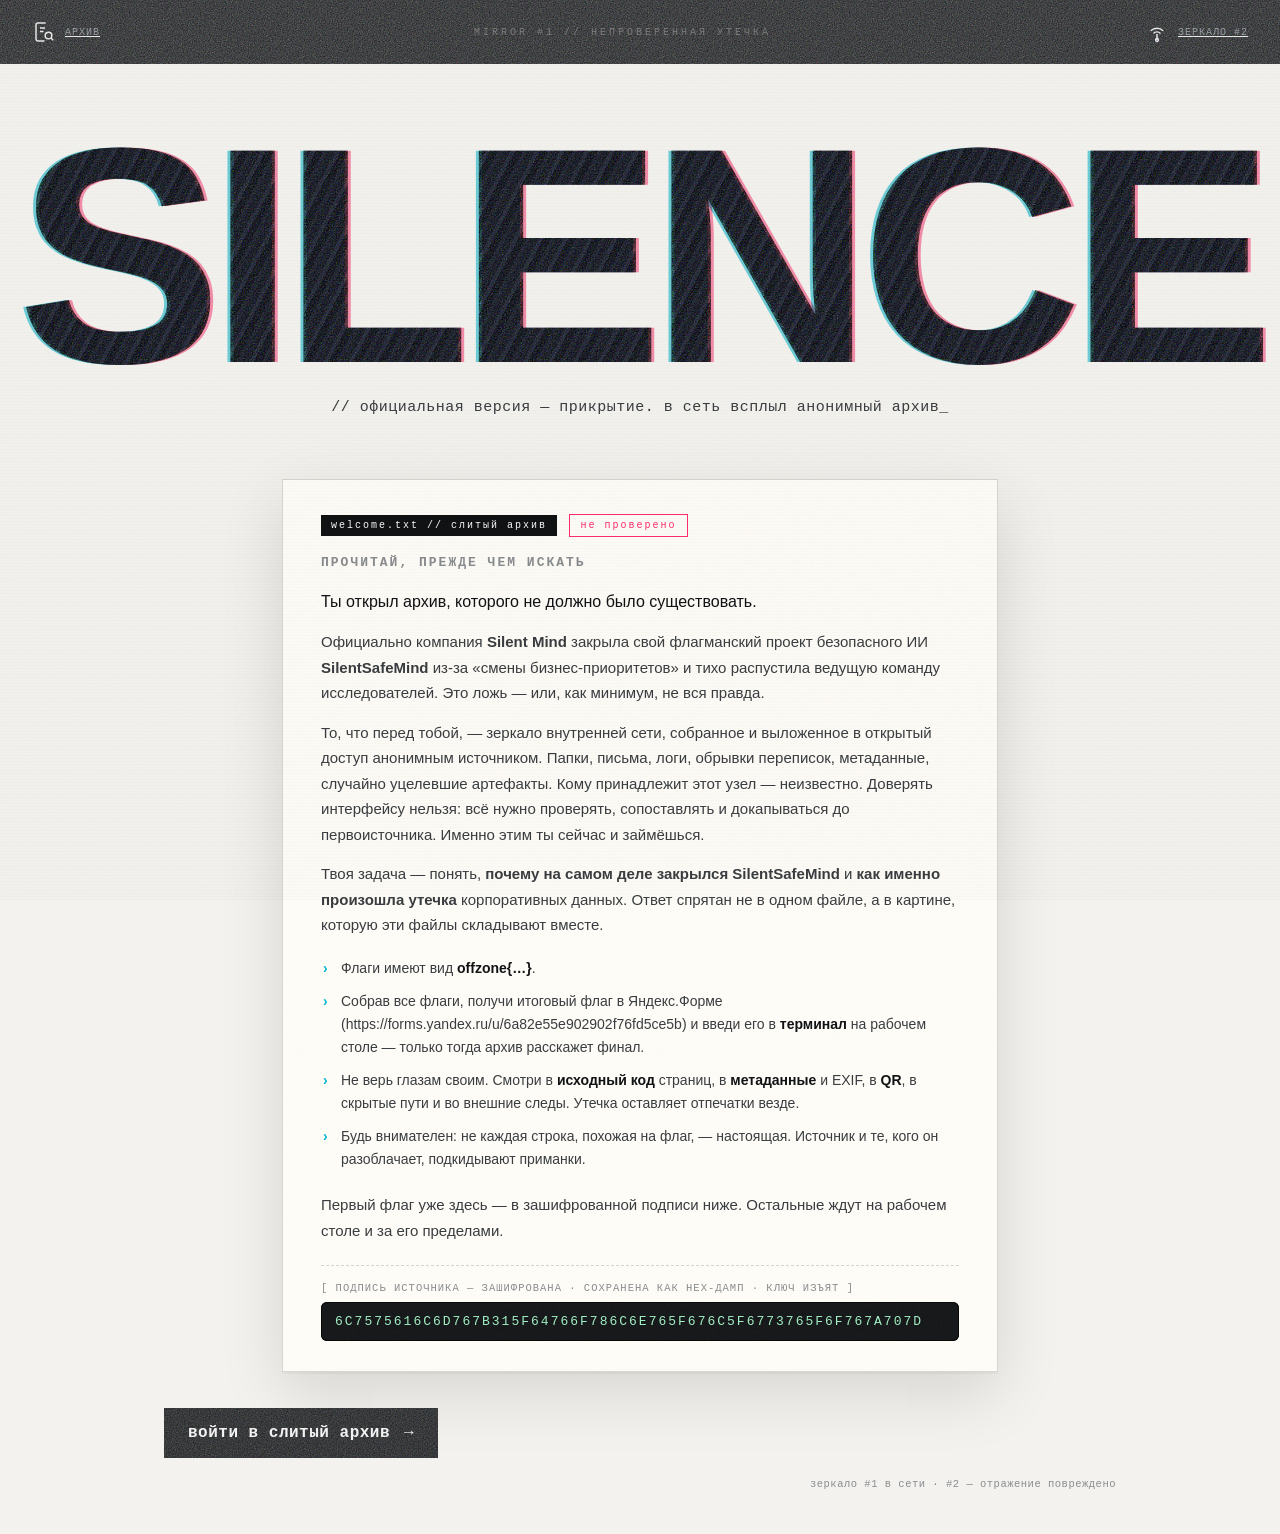
<file: index.html>
<!DOCTYPE html>
<html lang="ru">
<head>
<meta charset="UTF-8">
<meta name="viewport" content="width=device-width, initial-scale=1.0">
<meta name="generator" content="static-leak-mirror/0.3">
<meta name="source" content="anonymous">
<title>DEEPLEAK // анонимный архив</title>
<style>
  :root{
    --paper:#f3f2ee;--ink:#101214;--ink-soft:#3a3d40;--dim:#8a8d8f;--line:#d8d6cf;
    --bar:#16181a;--cyan:#00b8d4;--magenta:#ff2d6b;
    --mono:'IBM Plex Mono','SFMono-Regular',Consolas,'Courier New',monospace;
    --sans:'Inter','Helvetica Neue',Arial,sans-serif;
    --noise:url("data:image/svg+xml,%3Csvg xmlns='http://www.w3.org/2000/svg' width='180' height='180'%3E%3Cfilter id='n'%3E%3CfeTurbulence type='fractalNoise' baseFrequency='0.82' numOctaves='2' stitchTiles='stitch'/%3E%3C/filter%3E%3Crect width='100%25' height='100%25' filter='url(%23n)'/%3E%3C/svg%3E");
  }
  *{box-sizing:border-box;}
  html,body{margin:0;padding:0;background:var(--paper);color:var(--ink);
    font-family:var(--sans);-webkit-font-smoothing:antialiased;}
  body{min-height:100vh;overflow-x:hidden;}
  a{color:inherit;}
  #grain{position:fixed;inset:0;pointer-events:none;z-index:50;background:var(--noise);opacity:.06;mix-blend-mode:multiply;}
  #scan{position:fixed;inset:0;pointer-events:none;z-index:49;opacity:.5;
    background:repeating-linear-gradient(0deg,rgba(0,0,0,.025) 0 1px,transparent 1px 3px);}

  /* шапка с двумя кликабельными иконками-переходами */
  #topbar{position:relative;height:64px;background:var(--bar);display:flex;align-items:center;
    justify-content:space-between;padding:0 22px;overflow:hidden;}
  #topbar::before{content:"";position:absolute;inset:0;background:var(--noise);opacity:.5;mix-blend-mode:screen;}
  #topbar .ic{position:relative;z-index:2;color:#e9e9e9;display:flex;align-items:center;gap:9px;cursor:pointer;
    background:none;border:1px solid transparent;border-radius:8px;padding:6px 9px;font-family:var(--mono);
    font-size:10px;letter-spacing:1px;text-transform:uppercase;transition:transform .15s,border-color .15s,background .15s;}
  #topbar .ic:hover{transform:translateY(-1px);border-color:#3a3f44;background:rgba(255,255,255,.04);}
  #topbar .ic svg{width:24px;height:24px;display:block;flex:none;}
  #topbar .ic .lbl{color:#9aa0a6;}
  #topbar .ic:hover .lbl{color:#fff;}
  #topbar .mid{position:relative;z-index:2;font-family:var(--mono);font-size:10px;letter-spacing:3px;
    color:#7d7d7d;text-transform:uppercase;}


  #hero{position:relative;text-align:center;padding:7vh 0 2vh;overflow:hidden;}
  .glitch{position:relative;display:inline-block;font-weight:900;font-size:clamp(80px,24vw,360px);
    line-height:.84;letter-spacing:-.04em;white-space:nowrap;font-family:var(--sans);
    background:repeating-linear-gradient(118deg,#0c0c0c 0 7px,#2c2c2c 7px 11px,#000 11px 18px,#1a1a1a 18px 22px),var(--noise);
    background-size:auto,200px 200px;background-blend-mode:overlay;
    -webkit-background-clip:text;background-clip:text;-webkit-text-fill-color:transparent;color:transparent;
    animation:drift 9s ease-in-out infinite;}
  @keyframes drift{0%,100%{transform:translateX(-1.5%);}50%{transform:translateX(1.5%);}}
  .glitch::before,.glitch::after{content:attr(data-text);position:absolute;left:0;top:0;width:100%;
    -webkit-text-fill-color:initial;background:none;mix-blend-mode:multiply;clip-path:inset(0 0 0 0);}
  .glitch::before{color:var(--cyan);transform:translate(-3px,0);opacity:.55;animation:g1 3.4s infinite steps(2,end);}
  .glitch::after{color:var(--magenta);transform:translate(3px,0);opacity:.5;animation:g2 2.7s infinite steps(2,end);}
  @keyframes g1{0%,86%,100%{clip-path:inset(0 0 100% 0);transform:translate(-3px,0);}
    88%{clip-path:inset(12% 0 55% 0);transform:translate(-7px,1px);}92%{clip-path:inset(60% 0 8% 0);transform:translate(5px,-1px);}
    96%{clip-path:inset(30% 0 40% 0);transform:translate(-4px,0);}}
  @keyframes g2{0%,80%,100%{clip-path:inset(100% 0 0 0);transform:translate(3px,0);}
    82%{clip-path:inset(45% 0 25% 0);transform:translate(6px,-1px);}90%{clip-path:inset(8% 0 70% 0);transform:translate(-5px,1px);}
    95%{clip-path:inset(70% 0 5% 0);transform:translate(4px,0);}}
  .tagline{margin-top:14px;font-family:var(--mono);font-size:clamp(11px,1.4vw,15px);letter-spacing:.5px;color:var(--ink-soft);}
  .tagline .blink{animation:bk 1.1s steps(1) infinite;}
  @keyframes bk{50%{opacity:0;}}


  #manifest{max-width:760px;margin:5vh auto 2vh;padding:0 22px;}
  .sheet{position:relative;background:#fffdf8;border:1px solid var(--line);
    box-shadow:0 22px 60px rgba(0,0,0,.12),0 2px 0 rgba(0,0,0,.04);padding:34px 38px 30px;}
  .sheet::after{content:"";position:absolute;inset:0;pointer-events:none;background:var(--noise);opacity:.04;mix-blend-mode:multiply;}
  .stamp{display:inline-block;font-family:var(--mono);font-size:10px;letter-spacing:2px;color:#fff;background:var(--ink);padding:5px 10px;margin-bottom:4px;}
  .stamp.warn{background:transparent;color:var(--magenta);border:1px solid var(--magenta);margin-left:8px;}
  .sheet h1{font-family:var(--mono);font-size:13px;letter-spacing:2px;margin:14px 0 18px;color:var(--dim);text-transform:uppercase;font-weight:600;}
  .sheet p{font-size:15px;line-height:1.7;margin:0 0 14px;color:var(--ink-soft);}
  .sheet p.lead{color:var(--ink);font-size:16px;}
  .sheet ul{margin:0 0 16px;padding-left:0;list-style:none;}
  .sheet li{font-size:14px;line-height:1.65;color:var(--ink-soft);padding:5px 0 5px 20px;position:relative;}
  .sheet li::before{content:"›";position:absolute;left:2px;color:var(--cyan);font-weight:700;}
  .sheet li b{color:var(--ink);}

  .sig{margin-top:22px;border-top:1px dashed var(--line);padding-top:16px;}
  .sig-lab{font-family:var(--mono);font-size:10.5px;letter-spacing:1px;color:var(--dim);text-transform:uppercase;margin-bottom:8px;}
  .sig-hex{font-family:var(--mono);font-size:13px;letter-spacing:2px;color:#9ff0c4;background:var(--ink);
    padding:12px 14px;border-radius:6px;word-break:break-all;box-shadow:inset 0 0 0 1px #000;position:relative;overflow:hidden;}
  .sig-hex::after{content:"";position:absolute;inset:0;background:var(--noise);opacity:.08;mix-blend-mode:screen;pointer-events:none;}
  .sig-hint{margin-top:10px;font-family:var(--mono);font-size:11px;line-height:1.6;color:var(--dim);font-style:italic;}


  #footer-cta{max-width:1000px;margin:4vh auto 0;padding:0 24px;}
  .plaque{display:inline-flex;align-items:center;gap:14px;background:var(--bar);color:#f2f2f2;
    font-family:var(--mono);padding:16px 24px;text-decoration:none;position:relative;overflow:hidden;letter-spacing:.5px;font-size:16px;font-weight:600;}
  .plaque::before{content:"";position:absolute;inset:0;background:var(--noise);opacity:.4;mix-blend-mode:screen;}
  .plaque span{position:relative;z-index:2;}
  .plaque:hover{background:#000;}
  .plaque .arr{transition:transform .2s;}
  .plaque:hover .arr{transform:translateX(5px);}

  #fineprint{max-width:1000px;margin:20px auto 44px;padding:0 24px;display:flex;justify-content:space-between;
    gap:14px;flex-wrap:wrap;font-family:var(--mono);font-size:10.5px;letter-spacing:.5px;color:var(--dim);}


  #overlay{position:fixed;inset:0;background:rgba(5,6,8,.62);backdrop-filter:blur(3px);z-index:200;display:none;}
  #overlay.show{display:block;}
  #note{position:fixed;left:50%;top:50%;transform:translate(-50%,-50%) scale(.98);z-index:201;width:min(560px,92vw);
    max-height:80vh;display:none;flex-direction:column;background:#11151a;border:1px solid #262d3a;border-radius:10px;
    box-shadow:0 30px 80px rgba(0,0,0,.6);overflow:hidden;font-family:var(--mono);}
  #note.show{display:flex;}
  .note-head{display:flex;align-items:center;justify-content:space-between;padding:9px 14px;
    background:linear-gradient(180deg,#1a2027,#141921);border-bottom:1px solid #262d3a;font-size:11px;letter-spacing:1px;color:#8b97a3;}
  .note-x{cursor:pointer;color:#e05a5a;font-size:14px;line-height:1;padding:2px 6px;border-radius:4px;}
  .note-x:hover{background:rgba(224,90,90,.15);}
  .note-body{padding:16px 18px;font-size:12.5px;line-height:1.7;color:#c4ccd4;overflow:auto;position:relative;}
  .note-body::before{content:"";position:absolute;inset:0;background:var(--noise);opacity:.05;mix-blend-mode:screen;pointer-events:none;}
  .note-body .ln{white-space:pre-wrap;}
  .note-body .c{color:#6f7b86;}
  .note-body .w{color:#d99427;}
  .note-body .m{color:#4fd1e8;}
  .note-body .g{color:#7bd88f;}


  #fx{position:fixed;inset:0;z-index:9999;background:#000;display:none;}
  #fx.go{display:block;animation:flash 1040ms linear forwards;}
  @keyframes flash{0%{opacity:0}5%{opacity:1}30%{background:#000}46%{background:#0b0d10}
    62%{background:#000}100%{background:#000;opacity:1}}
  #fx canvas{position:absolute;inset:0;width:100%;height:100%;display:block;image-rendering:pixelated;}
  #fx .noise{position:absolute;inset:-25%;background:var(--noise);opacity:.55;mix-blend-mode:screen;animation:jit 80ms steps(2) infinite;}
  @keyframes jit{0%{transform:translate(0,0)}50%{transform:translate(-3%,2%)}100%{transform:translate(2%,-2%)}}
  #fx .scan{position:absolute;inset:0;background:repeating-linear-gradient(0deg,rgba(255,255,255,.07) 0 1px,transparent 1px 3px);}
  #fx .tear{position:absolute;left:-5%;right:-5%;height:16px;mix-blend-mode:screen;animation:tear 200ms linear infinite;}
  #fx .tear.t1{top:22%;background:rgba(0,184,212,.20);}
  #fx .tear.t2{top:54%;background:rgba(255,45,107,.18);animation-delay:.07s;}
  #fx .tear.t3{top:77%;background:rgba(0,184,212,.14);animation-delay:.13s;}
  @keyframes tear{0%{transform:translateX(-6%)}50%{transform:translateX(6%)}100%{transform:translateX(-6%)}}
  #fx .txt{position:absolute;left:0;right:0;bottom:7%;top:auto;display:flex;align-items:center;justify-content:center;text-align:center;
    color:#dfe6ec;font-family:var(--mono);font-size:13px;letter-spacing:2px;padding:0 20px;
    text-shadow:2px 0 var(--cyan),-2px 0 var(--magenta);animation:bk .22s steps(1) infinite;}

  @media (max-width:560px){#topbar .ic .lbl{display:none;}.sheet{padding:24px 20px;}}
</style>
</head>
<body>
<div id="grain"></div>
<div id="scan"></div>


<header id="topbar">
  <a class="ic" href="desktop.html" onclick="goDesktop(event)" title="войти в слитый архив — взломанный рабочий стол">
    <!-- документ под лупой (расследование архива) -->
    <svg viewBox="0 0 24 24" fill="none" stroke="currentColor" stroke-width="1.5">
      <path d="M13.5 3H6a2 2 0 0 0-2 2v14a2 2 0 0 0 2 2h6.5"/><path d="M8 8h5M8 11.5h3.5"/>
      <circle cx="16.5" cy="15.5" r="3.3"/><path d="m19 18 2.2 2.2"/></svg>
    <span class="lbl">архив</span>
  </a>
  <div class="mid">mirror #1&nbsp;//&nbsp;непроверенная&nbsp;утечка</div>
  <!-- зеркало #2: вторая точка перехода с лендинга (интерактивный паззл -> QR -> фрагмент) -->
  <a class="ic" href="mirror.html" title="зеркало #2 — отражение архива">
    <!-- антенна / зеркало -->
    <svg viewBox="0 0 24 24" fill="none" stroke="currentColor" stroke-width="1.5">
      <path d="M12 20v-6"/><circle cx="12" cy="20" r="1.4"/>
      <path d="M8.5 13.5a5 5 0 0 1 7 0"/><path d="M5.8 10.8a9 9 0 0 1 12.4 0"/></svg>
    <span class="lbl">зеркало #2</span>
  </a>
</header>

<section id="hero">
  <div class="glitch" data-text="SILENCE">SILENCE</div>
  <div class="tagline">// официальная версия — прикрытие. в сеть всплыл анонимный архив<span class="blink">_</span></div>
</section>

<section id="manifest">
  <div class="sheet">
    <span class="stamp">welcome.txt // слитый архив</span>
    <span class="stamp warn">не проверено</span>
    <h1>прочитай, прежде чем искать</h1>
    <p class="lead">Ты открыл архив, которого не должно было существовать.</p>
    <p>Официально компания <b>Silent&nbsp;Mind</b> закрыла свой флагманский проект безопасного ИИ
       <b>SilentSafeMind</b> из&#8209;за «смены бизнес&#8209;приоритетов» и тихо распустила ведущую команду
       исследователей. Это ложь — или, как минимум, не вся правда.</p>
    <p>То, что перед тобой, — зеркало внутренней сети, собранное и выложенное в открытый доступ анонимным
       источником. Папки, письма, логи, обрывки переписок, метаданные, случайно уцелевшие артефакты. Кому
       принадлежит этот узел — неизвестно. Доверять интерфейсу нельзя: всё нужно проверять, сопоставлять и
       докапываться до первоисточника. Именно этим ты сейчас и займёшься.</p>
    <p>Твоя задача — понять, <b>почему на самом деле закрылся SilentSafeMind</b> и <b>как именно произошла
       утечка</b> корпоративных данных. Ответ спрятан не в одном файле, а в картине, которую эти файлы
       складывают вместе.</p>
    <ul>
      <li>Флаги имеют вид <b>offzone{…}</b>.</li>
      <li>Собрав все флаги, получи итоговый флаг в Яндекс.Форме (https://forms.yandex.ru/u/6a82e55e902902f76fd5ce5b) и введи его в <b>терминал</b> на рабочем столе — только тогда архив расскажет финал.</li>
      <li>Не верь глазам своим. Смотри в <b>исходный код</b> страниц, в <b>метаданные</b> и EXIF, в <b>QR</b>, в скрытые пути и во внешние следы. Утечка оставляет отпечатки везде.</li>
      <li>Будь внимателен: не каждая строка, похожая на флаг, — настоящая. Источник и те, кого он разоблачает, подкидывают приманки.</li>
    </ul>
    <p>Первый флаг уже здесь — в зашифрованной подписи ниже. Остальные ждут на рабочем столе и за его пределами.</p>

    <div class="sig">
      <div class="sig-lab">[ подпись источника — зашифрована · сохранена как hex-дамп · ключ изъят ]</div>
      <div class="sig-hex">6C7575616C6D767B315F64766F786C6E765F676C5F6773765F6F767A707D</div>
    </div>
  </div>
</section>

<!-- нижняя плашка-переход на рабочий стол (с эффектом помех) -->
<div id="footer-cta">
  <a class="plaque" href="desktop.html" onclick="goDesktop(event)">
    <span>войти в слитый архив</span><span class="arr">→</span>
  </a>
</div>

<div id="fineprint">
  <span></span>
  <span>зеркало&nbsp;#1&nbsp;в&nbsp;сети · #2&nbsp;—&nbsp;отражение&nbsp;повреждено</span>
</div>

<!-- всплывашка-статус второго канала -->
<div id="overlay" onclick="closeNote()"></div>
<div id="note" role="dialog" aria-modal="true">
  <div class="note-head"><span id="note-title">канал</span><span class="note-x" onclick="closeNote()">✕</span></div>
  <div class="note-body" id="note-body"></div>
</div>

<div id="fx" aria-hidden="true">
  <canvas id="fxcv"></canvas>
  <div class="noise"></div><div class="scan"></div>
  <div class="tear t1"></div><div class="tear t2"></div><div class="tear t3"></div>
  <div class="txt">// потеря сигнала — перенаправление на внутренний узел…</div>
</div>

<script>
  function goDesktop(e){
    if(e) e.preventDefault();
    document.getElementById('fx').classList.add('go');
    startInterference();
    setTimeout(function(){ window.location.href = 'desktop.html'; }, 1040);
  }


  var FX_KEY = [0x3f,0x8a,0xc1,0x55,0x1e];
  var FX_BLOB = 'UOynL3FR77pmQUvipAptUP+zNntg+KQ4e1LopCdtQg==';
  function fxDecode(){
    var s = atob(FX_BLOB), out = '';
    for(var i=0;i<s.length;i++){ out += String.fromCharCode(s.charCodeAt(i) ^ FX_KEY[i % FX_KEY.length]); }
    return out;
  }


  var fxCv, fxCtx, fxW, fxH, fxRAF=null, fxT0=0, fxRun=false;
  function startInterference(){
    fxCv = document.getElementById('fxcv');
    fxW = fxCv.width  = Math.min(innerWidth, 1000);
    fxH = fxCv.height = Math.min(innerHeight, 640);
    fxCtx = fxCv.getContext('2d');
    fxRun = true; fxT0 = 0;
    if(fxRAF) cancelAnimationFrame(fxRAF);
    fxRAF = requestAnimationFrame(fxLoop);
  }
  function fxNoise(){
    var img = fxCtx.createImageData(fxW, fxH), d = img.data;
    for(var i=0;i<d.length;i+=4){ var v=(Math.random()*255)|0; d[i]=d[i+1]=d[i+2]=v; d[i+3]=255; }
    fxCtx.putImageData(img,0,0);
  }
  function fxGhost(el){
    var a;
    if(el < 320) a = (el-180)/140;            
    else if(el > 700) a = 1-(el-700)/120;     
    else a = 1;
    if(a <= 0) return;
    a = Math.max(0, Math.min(1, a));
    fxCtx.save();
    fxCtx.globalCompositeOperation = 'lighter';
    fxCtx.globalAlpha = a*0.92;
    fxCtx.textAlign='center'; fxCtx.textBaseline='middle';
    var fs = Math.max(14, Math.min(fxW*0.030, 30));
    fxCtx.font = '700 '+fs+'px monospace';
    var msg = fxDecode();
    var cx = fxW/2, cy = fxH/2;
    var jx = (Math.random()*6-3)|0, jy = (Math.random()*4-2)|0;
    fxCtx.fillStyle='rgba(0,184,212,0.9)';   fxCtx.fillText(msg, cx-3+jx, cy+jy);
    fxCtx.fillStyle='rgba(255,45,107,0.9)';  fxCtx.fillText(msg, cx+3+jx, cy+jy);
    fxCtx.fillStyle='rgba(235,246,255,0.95)';fxCtx.fillText(msg, cx+jx,   cy+jy);
    fxCtx.restore();
  }
  function fxLoop(t){
    if(!fxT0) fxT0 = t;
    var el = t - fxT0;
    fxNoise();
    if(el>180 && el<820) fxGhost(el);
    if(fxRun && el<1080) fxRAF = requestAnimationFrame(fxLoop);
  }


  var NOTES = {
    page2:{ t:'канал #2 — статус зеркала', b:
'<div class="ln m">$ ping mirror-node-2</div>'+
'<div class="ln w">[warn] канал #2 отвечает обрывками — изображение расколото</div>'+
'<div class="ln">переход работает. Чтобы получить фрагмент, собери повреждённое отражение.</div>'+
'<div class="ln">целого кадра на зеркале нет: остались только фрагменты, и каждый повёрнут.</div>'+
'<div class="ln"></div>'+
'<div class="ln c">// это не приманка — иди на зеркало #2 и восстанови картинку.</div>' }
  };
  var ov=document.getElementById('overlay'), nt=document.getElementById('note');
  function openNote(id){var d=NOTES[id];if(!d)return;
    document.getElementById('note-title').textContent=d.t;
    document.getElementById('note-body').innerHTML=d.b;
    ov.classList.add('show');nt.classList.add('show');}
  function closeNote(){ov.classList.remove('show');nt.classList.remove('show');}
  document.addEventListener('keydown',function(e){if(e.key==='Escape')closeNote();});
</script>
</body>
</html>
</file>
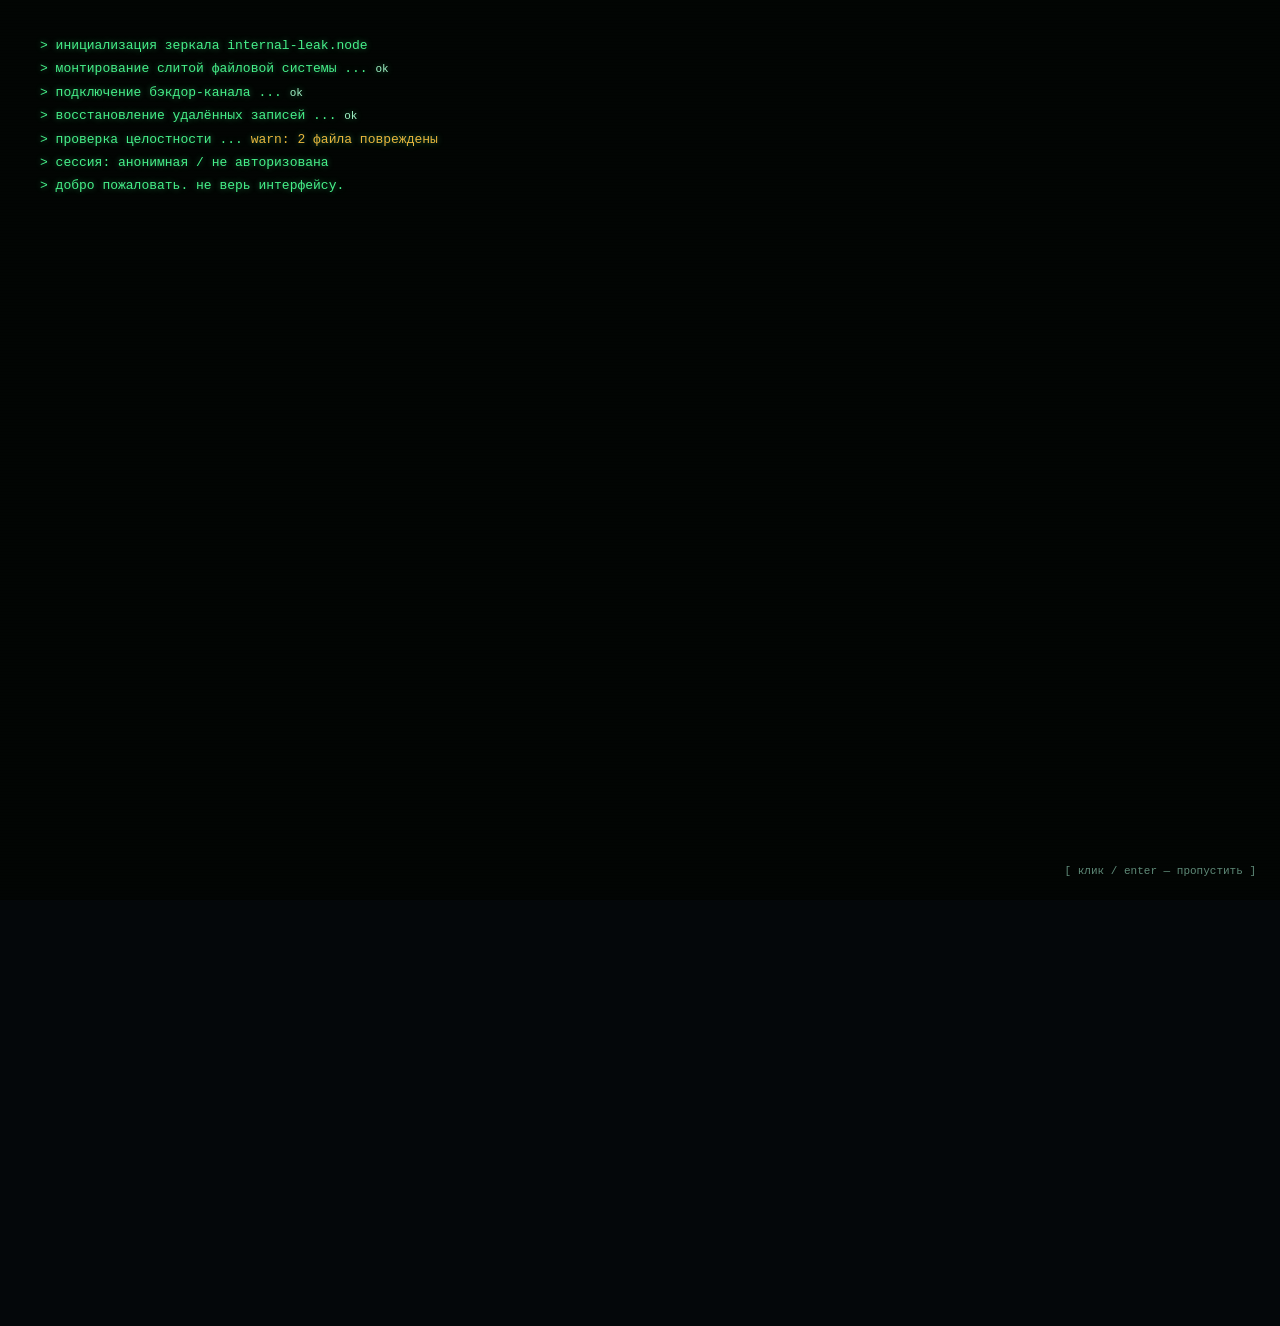
<file: desktop.html>
<!DOCTYPE html>
<html lang="ru">
<head>
<meta charset="UTF-8">
<meta name="viewport" content="width=device-width, initial-scale=1.0">
<title>DEEPLEAK // internal-leak.node</title>
<link rel="stylesheet" href="desktop.css">
</head>
<body>

<div id="desktop">
  <div id="grid"></div>
  <div class="watermark" id="wm"></div>

  <div id="topbar">
    <div class="left">
      <span class="brand">SM//LEAK</span>
      <span class="menu" onclick="openNode('about')">об утечке</span>
      <span class="menu" onclick="openNode('terminal')">терминал</span>
    </div>
    <div class="ticker">⚠ НЕАВТОРИЗОВАННАЯ СЕССИЯ — ВХОД НЕ ВЫПОЛНЕН — НЕ РАСПРОСТРАНЯТЬ</div>
    <div class="right"><span id="clock">00:00:00</span><span class="cur">█</span></div>
  </div>

  <div id="icons"></div>

  <div id="scanlines"></div>
  <div id="vignette"></div>

  <div id="dock"></div>

  <div id="ctx">
    <div class="ci" onclick="__ctx.refresh()">Обновить<span class="k">⌘R</span></div>
    <div class="ci" onclick="openNode('terminal')">Открыть терминал<span class="k">⌘T</span></div>
    <div class="csep"></div>
    <div class="ci" onclick="openNode('about')">Об этой утечке…</div>
    <div class="ci" onclick="__ctx.arrange()">Упорядочить ярлыки</div>
  </div>

  <!-- boot-последовательность -->
  <div id="boot">
    <div class="lines"></div>
    <div class="skip">[ клик / enter — пропустить ]</div>
  </div>
</div>

<script src="secrets.js"></script>
<script src="gate.js"></script>
<script src="fs.js"></script>
<script src="desktop.js"></script>
</body>
</html>
</file>
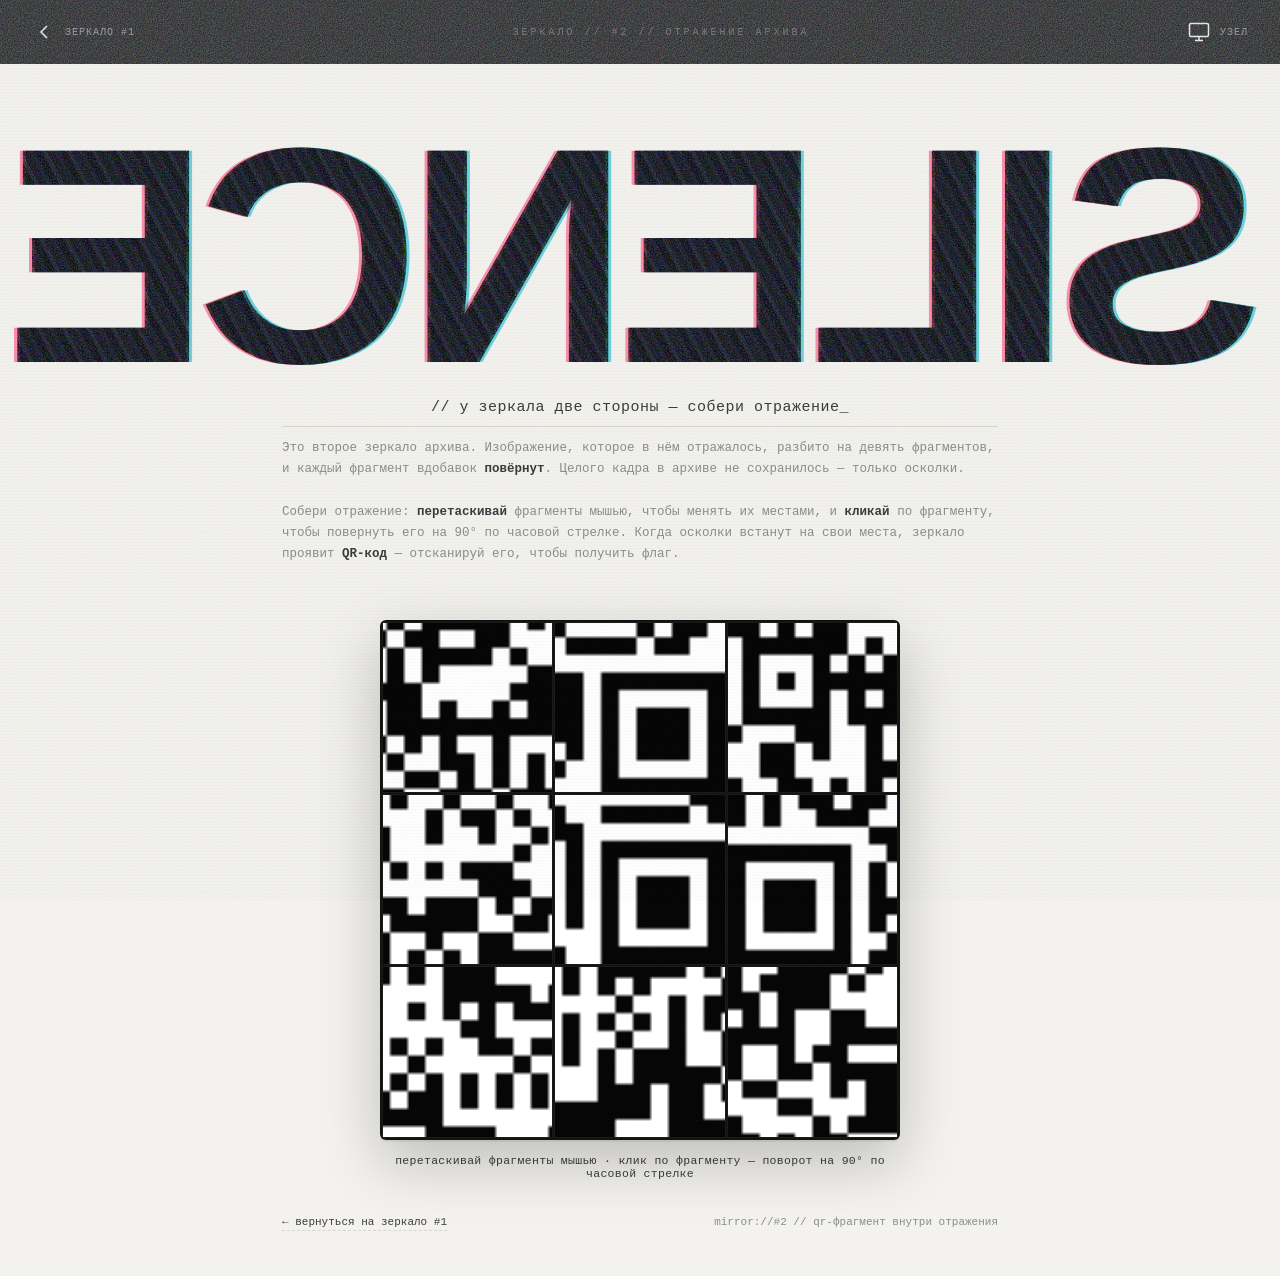
<file: mirror.html>
<!DOCTYPE html>
<html lang="ru">
<head>
<meta charset="UTF-8">
<meta name="viewport" content="width=device-width, initial-scale=1.0">
<meta name="generator" content="static-leak-mirror/0.3-mirror">
<title>DEEPLEAK // зеркало #2 — отражение</title>
<link rel="stylesheet" href="mirror.css">
</head>
<body>
<div id="grain"></div>
<div id="scan"></div>

<header id="topbar">
  <a class="ic" href="index.html" onclick="goTransition(event,'index.html','// разрыв связи — возврат на зеркало #1…')" title="вернуться на зеркало #1">
    <svg viewBox="0 0 24 24" fill="none" stroke="currentColor" stroke-width="1.5"><path d="M15 18l-6-6 6-6"/></svg>
    <span class="lbl">зеркало #1</span>
  </a>
  <div class="mid">зеркало&nbsp;//&nbsp;#2&nbsp;//&nbsp;отражение&nbsp;архива</div>
  <a class="ic" href="desktop.html" onclick="goTransition(event,'desktop.html','// потеря сигнала — перенаправление на внутренний узел…')" title="внутренний узел">
    <svg viewBox="0 0 24 24" fill="none" stroke="currentColor" stroke-width="1.5"><rect x="2.5" y="3.5" width="19" height="13" rx="1.5"/><path d="M8 20.5h8M12 16.5v4"/></svg>
    <span class="lbl">узел</span>
  </a>
</header>

<section id="hero">
  <!-- Тот же стиль что и в index.html (тишина), но зеркально отражён -->
  <div class="glitch" data-text="SILENCE">SILENCE</div>
  <div class="tagline">// у зеркала две стороны — собери отражение<span class="blink">_</span></div>
  <div class="hint">
    Это второе зеркало архива. Изображение, которое в нём отражалось, разбито на девять фрагментов, и каждый фрагмент вдобавок <b>повёрнут</b>. Целого кадра в архиве не сохранилось — только осколки.
    <br><br>
    Собери отражение: <b>перетаскивай</b> фрагменты мышью, чтобы менять их местами, и <b>кликай</b> по фрагменту, чтобы повернуть его на 90° по часовой стрелке.
    Когда осколки встанут на свои места, зеркало проявит <b>QR-код</b> — отсканируй его, чтобы получить флаг.
  </div>
</section>

<div id="stage">
  <div id="board"></div>
  <div id="status"></div>
</div>

<div id="win">
  <canvas width="432" height="432"></canvas>
  <div class="cap">отражение восстановлено. сигнал синхронизирован.</div>
  <div class="fire-msg">/// SYNCHRONIZED /// SIGNAL RESTORED ///</div>
  <div class="qr">На собранном кадре — QR. Отсканируй его камерой телефона, чтобы перейти к фрагменту кодовой фразы, затем возвращайся в архив.</div>
</div>

<div id="back">
  <a href="index.html" onclick="goTransition(event,'index.html','// разрыв связи — возврат на зеркало #1…')">← вернуться на зеркало #1</a>
  <span>mirror://#2 // qr-фрагмент внутри отражения</span>
</div>

<div id="fx" aria-hidden="true" class="in">
  <div class="noise"></div>
  <div class="scan"></div>
  <div class="vhs"></div>
  <div class="tear t1"></div>
  <div class="tear t2"></div>
  <div class="tear t3"></div>
  <div class="txt">// синхронизация с зеркалом #2 — восстановление сигнала…</div>
</div>

<script src="mirror/data.js"></script>
<script src="mirror.js"></script>
</body>
</html>
</file>
<file: desktop.css>
:root{
  --bg:#04070a; --panel:#06120d; --panel-2:#0a1a12;
  --acid:#46f08a; --acid-dim:#1d6b43; --acid-deep:#0c2a1c;
  --glow:rgba(70,240,138,.45); --cyan:#39d8e6; --amber:#e8b53d; --red:#ff5a5a;
  --txt:#cfeede; --dim:#5f8a78; --line:#133524;
  --mono:'IBM Plex Mono','SFMono-Regular',Consolas,'Courier New',monospace;
  --sans:'Inter','Helvetica Neue',Arial,sans-serif;
  --serif:Georgia,'Times New Roman',serif;
  --noise:url("data:image/svg+xml,%3Csvg xmlns='http://www.w3.org/2000/svg' width='160' height='160'%3E%3Cfilter id='n'%3E%3CfeTurbulence type='fractalNoise' baseFrequency='0.9' numOctaves='2' stitchTiles='stitch'/%3E%3C/filter%3E%3Crect width='100%25' height='100%25' filter='url(%23n)'/%3E%3C/svg%3E");
}
*{box-sizing:border-box;}
html,body{margin:0;height:100%;background:var(--bg);color:var(--txt);
  font-family:var(--sans);overflow:hidden;user-select:none;}

/* ===== desktop / wallpaper ===== */
#desktop{position:relative;width:100%;height:100vh;
  background:
    radial-gradient(900px 500px at 80% 10%, rgba(70,240,138,.07), transparent 60%),
    radial-gradient(700px 500px at 10% 90%, rgba(57,216,230,.05), transparent 60%),
    linear-gradient(180deg,#04100a 0%, #04070a 60%, #020503 100%);}
/* matrix grid with glowing nodes */
#grid{position:absolute;inset:0;pointer-events:none;opacity:.7;
  background-image:
    linear-gradient(rgba(70,240,138,.05) 1px,transparent 1px),
    linear-gradient(90deg,rgba(70,240,138,.05) 1px,transparent 1px),
    radial-gradient(circle at center, rgba(70,240,138,.5) 1px, transparent 1.6px);
  background-size:64px 64px,64px 64px,64px 64px;
  background-position:0 0,0 0,32px 32px;}
.watermark{position:absolute;inset:0;overflow:hidden;pointer-events:none;opacity:.05;
  transform:rotate(-18deg) scale(1.4);display:flex;flex-wrap:wrap;gap:60px;
  font-family:var(--mono);font-size:13px;letter-spacing:3px;color:var(--acid);}
.watermark span{white-space:nowrap;}
#scanlines{position:absolute;inset:0;pointer-events:none;z-index:9000;
  background:repeating-linear-gradient(0deg,rgba(0,0,0,.22) 0 1px,transparent 1px 3px);
  animation:flick 6s infinite;}
@keyframes flick{0%,97%,100%{opacity:.6}97.5%{opacity:.25}98%{opacity:.7}}
#vignette{position:absolute;inset:0;pointer-events:none;z-index:9001;
  box-shadow:inset 0 0 240px 50px rgba(0,0,0,.8);}

/* ===== top bar ===== */
#topbar{position:absolute;top:0;left:0;right:0;height:30px;display:flex;align-items:center;
  justify-content:space-between;padding:0 14px;background:rgba(2,8,5,.85);
  border-bottom:1px solid var(--acid-dim);backdrop-filter:blur(6px);
  font-family:var(--mono);font-size:11px;letter-spacing:1px;z-index:9999;
  box-shadow:0 0 14px rgba(70,240,138,.12);}
#topbar .left{display:flex;align-items:center;gap:14px;}
#topbar .brand{color:var(--acid);font-weight:700;letter-spacing:2px;text-shadow:0 0 8px var(--glow);}
#topbar .menu{color:var(--dim);cursor:pointer;}
#topbar .menu:hover{color:var(--acid);}
#topbar .ticker{color:var(--acid);opacity:.85;position:absolute;left:50%;transform:translateX(-50%);
  white-space:nowrap;animation:blink 2.6s infinite, glitcht 5s infinite;}
@keyframes blink{0%,100%{opacity:.85}50%{opacity:.3}}
@keyframes glitcht{0%,93%,100%{transform:translateX(-50%)}94%{transform:translateX(calc(-50% + 3px));text-shadow:2px 0 var(--cyan),-2px 0 var(--red)}96%{transform:translateX(calc(-50% - 2px))}}
#topbar .right{display:flex;gap:14px;color:var(--acid);align-items:center;}
#topbar .cur{animation:bk 1s steps(1) infinite;}
@keyframes bk{50%{opacity:0}}

/* ===== desktop shortcuts ===== */
#icons{position:absolute;top:48px;left:22px;display:flex;flex-direction:column;gap:20px;z-index:10;}
.icon{width:84px;text-align:center;cursor:pointer;display:flex;flex-direction:column;align-items:center;gap:6px;border-radius:8px;padding:6px 4px;}
.icon .glyph{width:44px;height:44px;border:1px solid var(--acid-dim);border-radius:8px;display:flex;align-items:center;justify-content:center;background:rgba(70,240,138,.04);color:var(--acid);font-size:19px;transition:.12s;box-shadow:0 0 0 rgba(70,240,138,0);}
.icon:hover .glyph{transform:translateY(-2px);box-shadow:0 0 12px var(--glow);border-color:var(--acid);}
.icon.locked .glyph{color:var(--amber);border-color:rgba(232,181,61,.5);}
.icon .label{font-family:var(--mono);font-size:10px;color:#bfeede;letter-spacing:.3px;line-height:1.3;text-shadow:0 1px 3px #000;padding:1px 4px;border-radius:3px;}
.icon.sel .glyph{border-color:var(--acid);background:rgba(70,240,138,.14);}
.icon.sel .label{background:rgba(70,240,138,.3);color:#031009;}

/* ===== windows (acid terminal chrome) ===== */
.win{position:absolute;min-width:330px;background:var(--panel);border:1px solid var(--acid-dim);
  border-radius:6px;box-shadow:0 0 0 1px rgba(0,0,0,.4),0 18px 50px rgba(0,0,0,.6),0 0 22px rgba(70,240,138,.08);
  overflow:hidden;display:none;}
.win.open{display:block;}
.win.min{display:none !important;}
.win.max{top:30px !important;left:0 !important;width:100% !important;height:calc(100% - 30px - 76px) !important;border-radius:0;}
.win.max .win-body{max-height:none;}
.win.glitch-in{animation:winglitch .3s steps(2,end);}
@keyframes winglitch{0%{filter:none;transform:translate(0,0)}25%{filter:hue-rotate(40deg) contrast(1.3);transform:translate(-2px,1px)}50%{filter:none;transform:translate(2px,-1px)}75%{filter:contrast(1.4);transform:translate(-1px,0)}100%{filter:none;transform:none}}
.win-head{display:flex;align-items:center;justify-content:space-between;padding:6px 10px;
  background:var(--acid);color:#031009;cursor:move;font-family:var(--mono);font-size:11px;
  letter-spacing:1px;font-weight:700;text-transform:uppercase;}
.win-head .ctrls{display:flex;gap:10px;font-weight:700;}
.win-head .ctrls span{cursor:pointer;opacity:.8;}
.win-head .ctrls span:hover{opacity:1;text-decoration:underline;}
.win-body{padding:16px 18px;font-size:13px;line-height:1.6;max-height:62vh;overflow:auto;
  font-family:var(--mono);color:var(--txt);background:
    repeating-linear-gradient(0deg,rgba(70,240,138,.015) 0 1px,transparent 1px 3px),var(--panel);}

/* ===== folder / file-manager view ===== */
.fpath{font-family:var(--mono);font-size:11px;color:var(--dim);margin-bottom:12px;letter-spacing:.5px;}
.fpath b{color:var(--acid);}
.fgrid{display:grid;grid-template-columns:repeat(auto-fill,minmax(92px,1fr));gap:14px 10px;}
.fitem{display:flex;flex-direction:column;align-items:center;gap:6px;cursor:pointer;padding:8px 4px;border-radius:6px;text-align:center;}
.fitem:hover{background:rgba(70,240,138,.08);}
.fitem .fname{font-family:var(--mono);font-size:10px;color:#bfeede;line-height:1.3;word-break:break-word;}
.fitem:hover .fname{color:var(--acid);}
/* file-type icon */
.fic{position:relative;width:42px;height:50px;background:#0c1a13;border:1px solid var(--line);border-radius:3px 8px 3px 3px;
  display:flex;align-items:flex-end;justify-content:center;overflow:hidden;}
.fic::before{content:"";position:absolute;top:0;right:0;border-width:0 9px 9px 0;border-style:solid;border-color:transparent var(--panel) transparent transparent;filter:drop-shadow(-1px 1px 0 var(--line));}
.fic .ext{font-family:var(--mono);font-size:8.5px;font-weight:700;letter-spacing:.5px;padding:2px 0;width:100%;text-align:center;color:#031009;}
.fic.folder{background:transparent;border:none;}
.fic.folder svg{width:40px;height:40px;color:var(--acid);}
.ext.txt{background:#7c8792}.ext.eml{background:var(--cyan)}.ext.png,.ext.jpg{background:#b06bd8}
.ext.pdf{background:var(--red)}.ext.docx{background:#4a86e8}.ext.csv{background:var(--acid)}
.ext.zip{background:var(--amber)}.ext.sys{background:#3a4a42}

/* ===== viewer frame: dark frame around a "real" light document ===== */
.frame{background:#03100a;padding:18px;border-radius:4px;}
.frame .fr-bar{font-family:var(--mono);font-size:10px;color:var(--dim);margin-bottom:10px;letter-spacing:.5px;}
.frame .fr-bar b{color:var(--acid);}
.paper{background:#fbfbf8;color:#1c1c1c;border-radius:3px;box-shadow:0 10px 30px rgba(0,0,0,.5);position:relative;overflow:hidden;}

/* txt notepad (real human note) */
.notepad{font-family:var(--mono);font-size:12.5px;line-height:1.7;color:#1d1d1d;white-space:pre-wrap;
  padding:18px 20px;background:repeating-linear-gradient(#fbfbf8,#fbfbf8 23px,#eef0ec 24px);}
.notepad.sys{color:#444;background:#f1f1ee;}
.notepad .rec{display:inline-block;background:var(--red);color:#fff;font-size:9px;letter-spacing:1px;padding:1px 6px;border-radius:3px;margin-bottom:8px;}

/* email (real mail client look) */
.mail{font-family:var(--sans);padding:20px 22px;}
.mail .mh{font-family:var(--mono);font-size:11.5px;color:#555;margin-bottom:3px;}
.mail .mh b{color:#111;}
.mail .subj{font-size:17px;font-weight:700;color:#111;margin:8px 0 4px;}
.mail .xmail{font-family:var(--mono);font-size:10.5px;color:#b0392f;background:#fdecea;display:inline-block;padding:2px 7px;border-radius:3px;margin:4px 0 10px;}
.mail hr{border:none;border-top:1px solid #e3e3dd;margin:12px 0;}
.mail .mbody{font-size:14px;line-height:1.65;color:#222;white-space:pre-wrap;}
.mail .att{margin-top:14px;border-top:1px dashed #d8d8d2;padding-top:10px;}
.mail .att .lab{font-family:var(--mono);font-size:10px;letter-spacing:1px;color:#888;text-transform:uppercase;margin-bottom:6px;}
.chip{display:inline-flex;align-items:center;gap:7px;background:#eef3ff;border:1px solid #cfdcfb;border-radius:14px;
  padding:5px 11px;margin:0 6px 6px 0;font-family:var(--mono);font-size:11px;color:#234;cursor:pointer;}
.chip:hover{background:#dfe9ff;}
.chip .d{width:7px;height:7px;border-radius:50%;background:#4a86e8;}

/* doc (Word-like) */
.doc{font-family:var(--sans);padding:30px 36px;max-width:680px;margin:0 auto;}
.doc h2{font-size:18px;color:#111;margin:0 0 4px;letter-spacing:-.01em;}
.doc .stamp{position:absolute;top:18px;right:-30px;transform:rotate(35deg);background:rgba(200,30,30,.12);
  color:#b02020;border:2px solid #c33;font-family:var(--mono);font-size:11px;letter-spacing:2px;padding:3px 30px;font-weight:700;}
.doc p{font-size:14px;line-height:1.7;color:#262626;margin:0 0 12px;}
.doc .ver{margin-top:14px;border-top:1px solid #e3e3dd;padding-top:10px;font-family:var(--mono);font-size:11px;color:#555;}
.doc .ver .v{color:#b02020;font-weight:700;}

/* pdf (rendered page, serif) */
.pdf{font-family:var(--serif);padding:34px 40px;max-width:680px;margin:0 auto;}
.pdf h2{font-size:19px;color:#111;margin:0 0 14px;}
.pdf h3{font-size:13px;font-family:var(--mono);text-transform:uppercase;letter-spacing:1px;color:#7a1f1f;margin:16px 0 4px;}
.pdf p{font-size:14px;line-height:1.7;color:#262626;margin:0 0 8px;}
.pdf .stamp{position:absolute;top:22px;right:-34px;transform:rotate(35deg);background:rgba(200,30,30,.12);
  color:#b02020;border:2px solid #c33;font-family:var(--mono);font-size:10px;letter-spacing:2px;padding:3px 30px;font-weight:700;}

/* csv table */
.csvwrap{padding:16px;overflow:auto;}
table.csv{border-collapse:collapse;width:100%;font-family:var(--mono);font-size:12px;background:#fff;}
table.csv th{background:#0c2a1c;color:var(--acid);text-align:left;padding:7px 10px;letter-spacing:.5px;font-weight:700;}
table.csv td{padding:6px 10px;border-bottom:1px solid #e6e6e0;color:#222;}
table.csv tr:hover td{background:#f3fbf6;}
table.csv td.yes{color:#b02020;font-weight:700;}

/* zip archiver */
.zip{font-family:var(--mono);font-size:12px;}
.zip .zh{color:var(--dim);margin-bottom:10px;}
.zip .zrow{display:flex;align-items:center;gap:10px;padding:7px 6px;border-bottom:1px dashed var(--line);color:var(--txt);}
.zip .zrow .zn{flex:1;color:#bfeede;}
.zip .zrow .zs{color:var(--dim);font-size:10.5px;}
.zip .zrow button{font-family:var(--mono);font-size:10px;background:transparent;border:1px solid var(--acid-dim);
  color:var(--acid);padding:3px 9px;border-radius:4px;cursor:pointer;}
.zip .zrow button:hover{background:rgba(70,240,138,.12);}
.zip .zrow button[disabled]{opacity:.4;cursor:not-allowed;border-color:var(--line);color:var(--dim);}

/* image viewer (dark, like reference) */
.imgv{display:flex;flex-direction:column;}
.imgv .stage{background:#020805;border:1px dashed var(--line);border-radius:4px;min-height:200px;
  display:flex;align-items:center;justify-content:center;padding:20px;text-align:center;}
.imgv .stage img{max-width:100%;max-height:46vh;border:1px solid var(--line);}
.imgv .ph{color:var(--dim);font-family:var(--mono);font-size:12px;line-height:1.6;}
.imgv .ph .ic{font-size:30px;color:var(--acid-dim);display:block;margin-bottom:8px;}
.imgv .cap{margin-top:12px;font-family:var(--mono);font-size:12px;color:var(--acid);}
.imgv .note{margin-top:5px;font-family:var(--mono);font-size:11px;color:var(--dim);}
.imgv .nav{display:flex;justify-content:space-between;align-items:center;margin-top:12px;
  font-family:var(--mono);font-size:11px;color:var(--dim);}
.imgv .nav button{font-family:var(--mono);background:transparent;border:1px solid var(--acid-dim);color:var(--acid);padding:3px 12px;border-radius:4px;cursor:pointer;}
.imgv .nav button:hover{background:rgba(70,240,138,.12);}
.imgv .nav .mid{color:#bfeede;}

/* lock */
.lockbox{display:flex;flex-direction:column;gap:12px;align-items:flex-start;}
.lockbox .pr{font-family:var(--mono);font-size:12px;color:var(--acid);}
.lockbox input{background:#020805;border:1px solid var(--acid-dim);color:var(--acid);font-family:var(--mono);
  font-size:13px;padding:8px 10px;border-radius:4px;width:240px;letter-spacing:2px;}
.lockbox input:focus{outline:none;border-color:var(--acid);box-shadow:0 0 10px var(--glow);}
.btn{font-family:var(--mono);font-size:11px;letter-spacing:1px;background:transparent;border:1px solid var(--acid);
  color:var(--acid);padding:7px 14px;border-radius:4px;cursor:pointer;}
.btn:hover{background:rgba(70,240,138,.12);box-shadow:0 0 10px var(--glow);}
.err{color:var(--red);font-family:var(--mono);font-size:11px;min-height:14px;}
.ok{color:var(--acid);font-family:var(--mono);font-size:11px;min-height:14px;}

/* terminal */
.term{font-family:var(--mono);font-size:12.5px;color:var(--acid);line-height:1.7;}
.term .ln{white-space:pre-wrap;}
.term .dim{color:var(--dim);}
.term .inrow{display:flex;gap:8px;align-items:center;margin-top:8px;}
.term input{flex:1;background:transparent;border:none;border-bottom:1px solid var(--acid-dim);color:var(--acid);
  font-family:var(--mono);font-size:12.5px;padding:4px 2px;letter-spacing:1px;}
.term input:focus{outline:none;border-color:var(--acid);}
.term .story{margin-top:12px;border-top:1px dashed var(--line);padding-top:12px;color:var(--txt);font-family:var(--sans);font-size:13px;line-height:1.6;}

/* ===== dock ===== */
#dock{position:absolute;left:50%;bottom:12px;transform:translateX(-50%);z-index:9998;display:flex;align-items:flex-end;gap:6px;padding:7px 12px;border-radius:14px;background:rgba(4,16,10,.6);border:1px solid var(--acid-dim);backdrop-filter:blur(12px);box-shadow:0 0 18px rgba(70,240,138,.12);}
.dock-ic{position:relative;width:40px;height:40px;border-radius:9px;display:flex;align-items:center;justify-content:center;color:var(--acid);font-size:18px;cursor:pointer;background:rgba(70,240,138,.04);border:1px solid transparent;transition:.14s;}
.dock-ic:hover{transform:translateY(-6px) scale(1.08);background:rgba(70,240,138,.1);box-shadow:0 0 12px var(--glow);}
.dock-ic.locked{color:var(--amber);}
.dock-ic .run{position:absolute;bottom:-5px;left:50%;transform:translateX(-50%);width:4px;height:4px;border-radius:50%;background:var(--acid);opacity:0;transition:.15s;}
.dock-ic.running .run{opacity:.9;}
.dock-ic.active .run{width:13px;border-radius:2px;}
.dock-ic::after{content:attr(data-name);position:absolute;bottom:50px;left:50%;transform:translateX(-50%) translateY(4px);background:#020805;color:var(--acid);border:1px solid var(--acid-dim);font-family:var(--mono);font-size:10px;padding:3px 7px;border-radius:4px;white-space:nowrap;opacity:0;pointer-events:none;transition:.12s;}
.dock-ic:hover::after{opacity:1;transform:translateX(-50%) translateY(0);}
.dock-sep{width:1px;align-self:stretch;margin:4px;background:var(--acid-dim);}

/* ===== context menu ===== */
#ctx{position:absolute;z-index:10000;min-width:210px;background:rgba(4,16,10,.97);border:1px solid var(--acid-dim);border-radius:6px;padding:5px;backdrop-filter:blur(10px);box-shadow:0 0 18px rgba(70,240,138,.15);display:none;font-family:var(--mono);font-size:12px;}
#ctx .ci{padding:7px 12px;border-radius:4px;color:var(--dim);cursor:pointer;display:flex;justify-content:space-between;gap:18px;}
#ctx .ci:hover{background:rgba(70,240,138,.14);color:var(--acid);}
#ctx .ci .k{color:#2c5a42;}
#ctx .csep{height:1px;background:var(--line);margin:4px 6px;}

/* ===== boot overlay ===== */
#boot{position:fixed;inset:0;z-index:20000;background:#020503;color:var(--acid);font-family:var(--mono);
  font-size:13px;line-height:1.8;padding:34px 40px;overflow:hidden;
  background-image:repeating-linear-gradient(0deg,rgba(0,0,0,.25) 0 1px,transparent 1px 3px);}
#boot .bline{white-space:pre-wrap;text-shadow:0 0 6px var(--glow);}
#boot .bline .ok{color:#9ff0c4;}
#boot .bline .w{color:var(--amber);}
#boot .skip{position:absolute;bottom:18px;right:24px;color:var(--dim);font-size:11px;animation:bk 1.2s steps(1) infinite;}
#boot.done{animation:bootout .5s ease forwards;}
@keyframes bootout{to{opacity:0;visibility:hidden;}}

/* ===== новые вьюеры / игра / бэкдор ===== */
.fsize{font-family:var(--mono);font-size:9px;color:var(--acid-dim);margin-top:2px;}
.frx{color:var(--amber);}
.frnote{font-family:var(--mono);font-size:11px;color:#5a4a1a;background:#fff7e0;border-left:3px solid var(--amber);padding:8px 12px;margin:0;line-height:1.5;}
.hintz{color:var(--amber);}
.dlbtn{display:inline-block;margin:10px 0 0;font-family:var(--mono);font-size:11px;color:var(--acid);border:1px solid var(--acid-dim);padding:6px 12px;border-radius:4px;text-decoration:none;cursor:pointer;}
.dlbtn:hover{background:rgba(70,240,138,.12);}
.audiov{padding:6px 2px;}
.audiov .aicon{font-size:30px;color:var(--acid);}
.audiov .anote{font-family:var(--mono);font-size:12px;color:var(--txt);line-height:1.6;margin:8px 0;}
.zbtn{font-family:var(--mono);font-size:10px;background:transparent;border:1px solid var(--acid-dim);color:var(--acid);padding:3px 9px;border-radius:4px;cursor:pointer;text-decoration:none;}
.zbtn:hover{background:rgba(70,240,138,.12);}
.term .th{max-height:46vh;overflow:auto;margin-bottom:8px;}
.term .ti{flex:1;background:transparent;border:none;border-bottom:1px solid var(--acid-dim);color:var(--acid);font-family:var(--mono);font-size:12.5px;padding:4px 2px;letter-spacing:1px;}
.term .ti:focus{outline:none;border-color:var(--acid);}
.term .ts{margin-left:6px;}
.game .ghint{font-family:var(--mono);font-size:11.5px;color:var(--dim);line-height:1.6;margin-bottom:12px;}
.game .ghint b{color:var(--acid);}
.ggrid{display:grid;grid-template-columns:repeat(3,1fr);gap:8px;}
.gcell{position:relative;height:176px;perspective:700px;}
.card{position:absolute;inset:0;transform-style:preserve-3d;transition:transform .45s;}
.card.flipped{transform:rotateY(180deg);}
.face{position:absolute;inset:0;backface-visibility:hidden;-webkit-backface-visibility:hidden;border-radius:6px;display:flex;flex-direction:column;align-items:center;justify-content:center;gap:6px;padding:6px;overflow:hidden;}
.face.front{background:repeating-linear-gradient(45deg,#08160f,#08160f 9px,#0b2016 9px,#0b2016 18px);border:1px solid var(--acid-dim);cursor:pointer;color:var(--acid);box-shadow:inset 0 0 18px rgba(70,240,138,.08);}
.face.front:hover{border-color:var(--acid);box-shadow:inset 0 0 22px rgba(70,240,138,.18);}
.face.front .qmark{font-size:30px;line-height:1;}
.face.front .flip-hint{font-family:var(--mono);font-size:9px;color:var(--acid-dim);letter-spacing:1px;}
.face.back{transform:rotateY(180deg);background:#06120d;border:1px solid var(--line);}
.face.back img{width:100%;max-height:98px;object-fit:contain;border-radius:4px;border:1px solid var(--line);}
.face.back .ga{width:100%;background:#020805;border:1px solid var(--acid-dim);color:var(--acid);font-family:var(--mono);font-size:12px;padding:5px 7px;border-radius:4px;}
.face.back .ga:focus{outline:none;border-color:var(--acid);box-shadow:0 0 8px var(--glow);}
.face.back.broken{opacity:.6;}
.face.back .btxt{font-family:var(--mono);font-size:10px;color:var(--dim);}
.gpos{position:absolute;top:3px;left:5px;font-family:var(--mono);font-size:9px;color:var(--acid-dim);z-index:2;}
.gout-row{display:flex;gap:10px;align-items:center;margin-top:14px;}
.gout{flex:1;background:#020805;border:1px solid var(--acid-dim);color:var(--acid);font-family:var(--mono);font-size:12px;padding:7px 9px;border-radius:4px;letter-spacing:1px;}

@media (max-width:560px){#topbar .ticker{display:none;}.doc,.pdf{padding:20px;}}
</file>
<file: mirror.css>
:root{
  --paper:#f3f2ee;--ink:#101214;--ink-soft:#3a3d40;--dim:#8a8d8f;--line:#d8d6cf;
  --bar:#16181a;--cyan:#00b8d4;--magenta:#ff2d6b;
  --mono:'IBM Plex Mono','SFMono-Regular',Consolas,'Courier New',monospace;
  --sans:'Inter','Helvetica Neue',Arial,sans-serif;
  --noise:url("data:image/svg+xml,%3Csvg xmlns='http://www.w3.org/2000/svg' width='180' height='180'%3E%3Cfilter id='n'%3E%3CfeTurbulence type='fractalNoise' baseFrequency='0.82' numOctaves='2' stitchTiles='stitch'/%3E%3C/filter%3E%3Crect width='100%25' height='100%25' filter='url(%23n)'/%3E%3C/svg%3E");
}
*{box-sizing:border-box;}
html,body{margin:0;padding:0;background:var(--paper);color:var(--ink);font-family:var(--sans);-webkit-font-smoothing:antialiased;min-height:100vh;overflow-x:hidden;}
body{min-height:100vh;overflow-x:hidden;}
a{color:inherit;}

#grain{position:fixed;inset:0;pointer-events:none;z-index:50;background:var(--noise);opacity:.06;mix-blend-mode:multiply;}
#scan{position:fixed;inset:0;pointer-events:none;z-index:49;opacity:.5;background:repeating-linear-gradient(0deg,rgba(0,0,0,.025) 0 1px,transparent 1px 3px);}

#topbar{position:relative;height:64px;background:var(--bar);display:flex;align-items:center;justify-content:space-between;padding:0 22px;overflow:hidden;}
#topbar::before{content:"";position:absolute;inset:0;background:var(--noise);opacity:.5;mix-blend-mode:screen;}
#topbar .ic{position:relative;z-index:2;color:#e9e9e9;display:flex;align-items:center;gap:9px;text-decoration:none;cursor:pointer;background:none;border:1px solid transparent;border-radius:8px;padding:6px 9px;font-family:var(--mono);font-size:10px;letter-spacing:1px;text-transform:uppercase;transition:transform .15s,border-color .15s,background .15s;}
#topbar .ic:hover{transform:translateY(-1px);border-color:#3a3f44;background:rgba(255,255,255,.04);}
#topbar .ic svg{width:24px;height:24px;display:block;flex:none;}
#topbar .ic .lbl{color:#9aa0a6;}
#topbar .ic:hover .lbl{color:#fff;}
#topbar .mid{position:relative;z-index:2;font-family:var(--mono);font-size:10px;letter-spacing:3px;color:#7d7d7d;text-transform:uppercase;}

#hero{position:relative;text-align:center;padding:7vh 0 2vh;overflow:hidden;}
.glitch{
  position:relative;
  display:inline-block;
  font-weight:900;
  font-size:clamp(80px,24vw,360px);
  line-height:.84;
  letter-spacing:-.04em;
  white-space:nowrap;
  font-family:var(--sans);
  background:repeating-linear-gradient(118deg,#0c0c0c 0 7px,#2c2c2c 7px 11px,#000 11px 18px,#1a1a1a 18px 22px),var(--noise);
  background-size:auto,200px 200px;
  background-blend-mode:overlay;
  -webkit-background-clip:text;
  background-clip:text;
  -webkit-text-fill-color:transparent;
  color:transparent;
  transform:scaleX(-1);
  animation:driftMirror 9s ease-in-out infinite;
}
@keyframes driftMirror{
  0%,100%{transform:scaleX(-1) translateX(-1.5%);}
  50%{transform:scaleX(-1) translateX(1.5%);}
}
.glitch::before,.glitch::after{
  content:attr(data-text);
  position:absolute;left:0;top:0;width:100%;
  -webkit-text-fill-color:initial;
  background:none;
  mix-blend-mode:multiply;
  clip-path:inset(0 0 0 0);
}
.glitch::before{color:var(--cyan);transform:translate(-3px,0);opacity:.55;animation:g1 3.4s infinite steps(2,end);}
.glitch::after{color:var(--magenta);transform:translate(3px,0);opacity:.5;animation:g2 2.7s infinite steps(2,end);}
@keyframes g1{
  0%,86%,100%{clip-path:inset(0 0 100% 0);transform:translate(-3px,0);}
  88%{clip-path:inset(12% 0 55% 0);transform:translate(-7px,1px);}
  92%{clip-path:inset(60% 0 8% 0);transform:translate(5px,-1px);}
  96%{clip-path:inset(30% 0 40% 0);transform:translate(-4px,0);}
}
@keyframes g2{
  0%,80%,100%{clip-path:inset(100% 0 0 0);transform:translate(3px,0);}
  82%{clip-path:inset(45% 0 25% 0);transform:translate(6px,-1px);}
  90%{clip-path:inset(8% 0 70% 0);transform:translate(-5px,1px);}
  95%{clip-path:inset(70% 0 5% 0);transform:translate(4px,0);}
}
.tagline{margin-top:14px;font-family:var(--mono);font-size:clamp(11px,1.4vw,15px);letter-spacing:.5px;color:var(--ink-soft);}
.tagline .blink{animation:bk 1.1s steps(1) infinite;}
@keyframes bk{50%{opacity:0;}}

.hint{max-width:760px;margin:22px auto 0;font-family:var(--mono);font-size:12.5px;line-height:1.7;color:var(--dim);padding:0 22px;text-align:left;position:relative;}
.hint b{color:var(--ink-soft);}
.hint::before{content:"";position:absolute;left:22px;right:22px;top:-12px;height:1px;background:var(--line);}

#stage{max-width:560px;margin:4vh auto;padding:0 20px;position:relative;z-index:2;}
#board{display:grid;gap:3px;background:#0c0c0c;padding:3px;border-radius:6px;box-shadow:0 22px 60px rgba(0,0,0,.22),0 2px 0 rgba(0,0,0,.06);aspect-ratio:1/1;width:100%;touch-action:none;position:relative;overflow:hidden;}
#board::after{content:"";position:absolute;inset:0;pointer-events:none;background:var(--noise);opacity:.06;mix-blend-mode:screen;}
.cell{position:relative;background:#1a1a1a;cursor:grab;outline:1px solid rgba(255,255,255,.04);transition:transform .1s;}
.cell:active{cursor:grabbing;}
.cell canvas{width:100%;height:100%;display:block;pointer-events:none;image-rendering:high-quality;}
.cell.drag{opacity:.35;transform:scale(.96);}
.cell.over{outline:2px solid var(--cyan);z-index:3;}
#status{font-family:var(--mono);font-size:11.5px;letter-spacing:.3px;color:var(--ink-soft);text-align:center;margin-top:14px;min-height:18px;}

#win{display:none;max-width:560px;margin:3vh auto;padding:0 20px;text-align:center;position:relative;z-index:2;}
#win.show{display:block;animation:winIn .6s ease-out;}
@keyframes winIn{from{opacity:0;transform:translateY(20px);}to{opacity:1;transform:translateY(0);}}
#win canvas{width:100%;border-radius:6px;box-shadow:0 22px 60px rgba(0,0,0,.25),0 0 0 1px rgba(255,255,255,.5) inset;background:#fff;}
#win .cap{font-family:var(--mono);font-size:13px;color:var(--ink-soft);margin:16px 0 12px;letter-spacing:.3px;}
#win .dl{display:inline-flex;align-items:center;gap:10px;background:var(--bar);color:#f2f2f2;font-family:var(--mono);font-size:14px;font-weight:600;padding:14px 24px;text-decoration:none;position:relative;overflow:hidden;letter-spacing:.4px;border-radius:2px;transition:background .2s,transform .15s;}
#win .dl::before{content:"";position:absolute;inset:0;background:var(--noise);opacity:.42;mix-blend-mode:screen;pointer-events:none;}
#win .dl span{position:relative;z-index:2;}
#win .dl:hover{background:#000;transform:translateY(-1px);}
#win .qr{font-family:var(--mono);font-size:11px;color:var(--dim);margin-top:12px;line-height:1.5;}
#win .fire-msg{font-family:var(--mono);font-weight:700;letter-spacing:2px;color:var(--magenta);margin-top:14px;font-size:12px;text-shadow:0 0 18px rgba(255,45,107,.5);animation:bk .5s steps(1) infinite;}

#back{max-width:760px;margin:3vh auto 5vh;padding:0 22px;font-family:var(--mono);font-size:11px;display:flex;justify-content:space-between;gap:14px;color:var(--dim);}
#back a{color:var(--ink-soft);text-decoration:none;border-bottom:1px dashed var(--line);padding-bottom:2px;transition:color .15s,border-color .15s;}
#back a:hover{color:var(--ink);border-color:var(--ink);}
.err{color:var(--magenta);font-family:var(--mono);font-size:12px;text-align:center;padding:30px;line-height:1.6;}

#fx{position:fixed;inset:0;z-index:9999;background:#000;display:none;}
#fx.go{display:block;animation:flash 880ms linear forwards;}
#fx.in{display:block;animation:flashIn 900ms ease-out forwards;}
@keyframes flash{0%{opacity:0}4%{opacity:1}52%{opacity:1;background:#000}57%{background:#e9e9e9}63%{background:#000}100%{background:#000;opacity:1}}
@keyframes flashIn{0%{background:#000;opacity:1}45%{background:#e9e9e9;opacity:1}60%{background:#000;opacity:1}100%{opacity:0;visibility:hidden;pointer-events:none}}
#fx .noise{position:absolute;inset:-25%;background:var(--noise);opacity:.55;mix-blend-mode:screen;animation:jit 80ms steps(2) infinite;}
@keyframes jit{0%{transform:translate(0,0)}50%{transform:translate(-3%,2%)}100%{transform:translate(2%,-2%)}}
#fx .scan{position:absolute;inset:0;background:repeating-linear-gradient(0deg,rgba(255,255,255,.07) 0 1px,transparent 1px 3px);}
#fx .tear{position:absolute;left:-5%;right:-5%;height:16px;mix-blend-mode:screen;animation:tear 200ms linear infinite;}
#fx .tear.t1{top:22%;background:rgba(0,184,212,.20);}
#fx .tear.t2{top:54%;background:rgba(255,45,107,.18);animation-delay:.07s;}
#fx .tear.t3{top:77%;background:rgba(0,184,212,.14);animation-delay:.13s;}
@keyframes tear{0%{transform:translateX(-6%)}50%{transform:translateX(6%)}100%{transform:translateX(-6%)}}
#fx .txt{position:absolute;inset:0;display:flex;align-items:center;justify-content:center;text-align:center;color:#dfe6ec;font-family:var(--mono);font-size:13px;letter-spacing:2px;padding:0 20px;text-shadow:2px 0 var(--cyan),-2px 0 var(--magenta);animation:bk .22s steps(1) infinite;}
#fx .vhs{position:absolute;inset:0;background:linear-gradient(transparent 0%,rgba(0,184,212,.04) 50%,transparent 100%);animation:vhs 120ms linear infinite;}
@keyframes vhs{0%{transform:translateY(-100%)}100%{transform:translateY(100%)}}

body.entering #hero .glitch{animation:driftMirror 9s ease-in-out infinite, crtFlicker 120ms steps(2) infinite;}
@keyframes crtFlicker{0%{opacity:1;filter:contrast(1) brightness(1);}50%{opacity:.92;filter:contrast(1.2) brightness(1.15);}100%{opacity:1;}}

@media (max-width:560px){
  #topbar .ic .lbl{display:none;}
  .glitch{font-size:clamp(56px,18vw,180px);}
}
</file>
